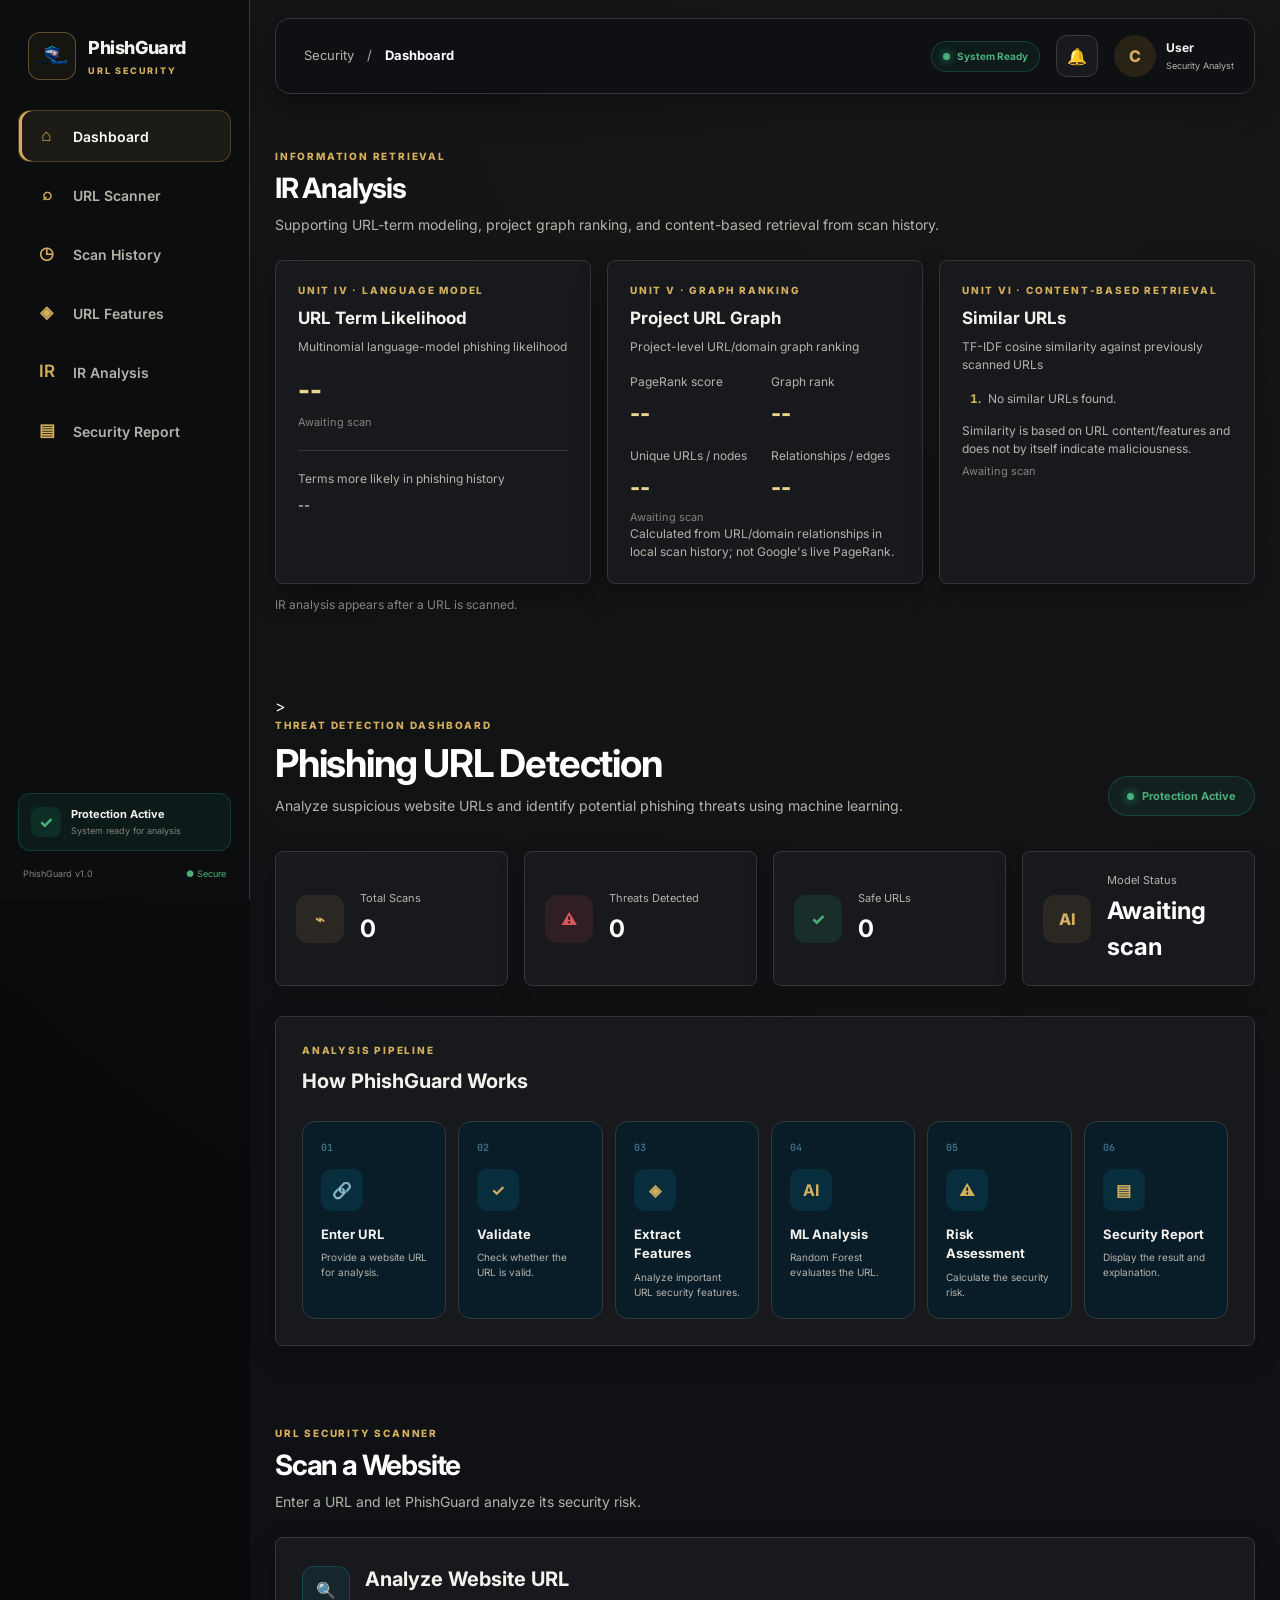
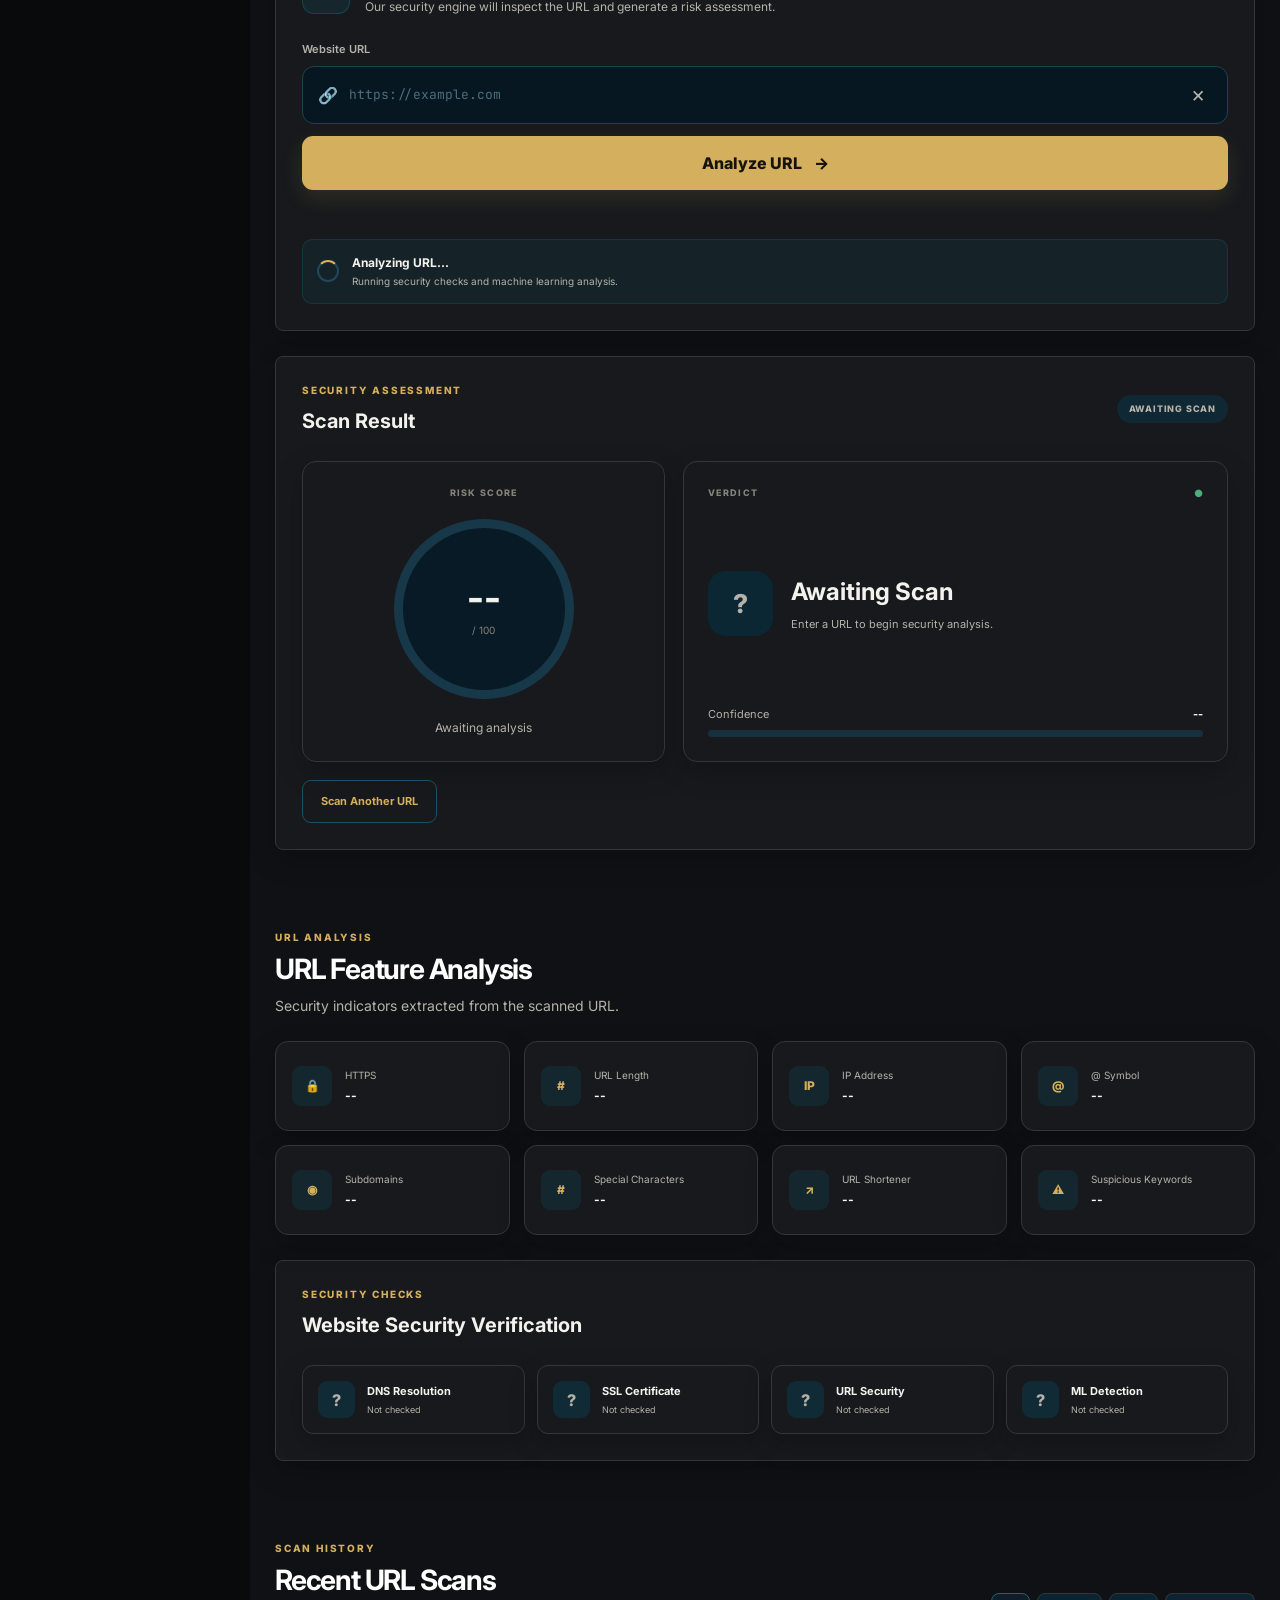
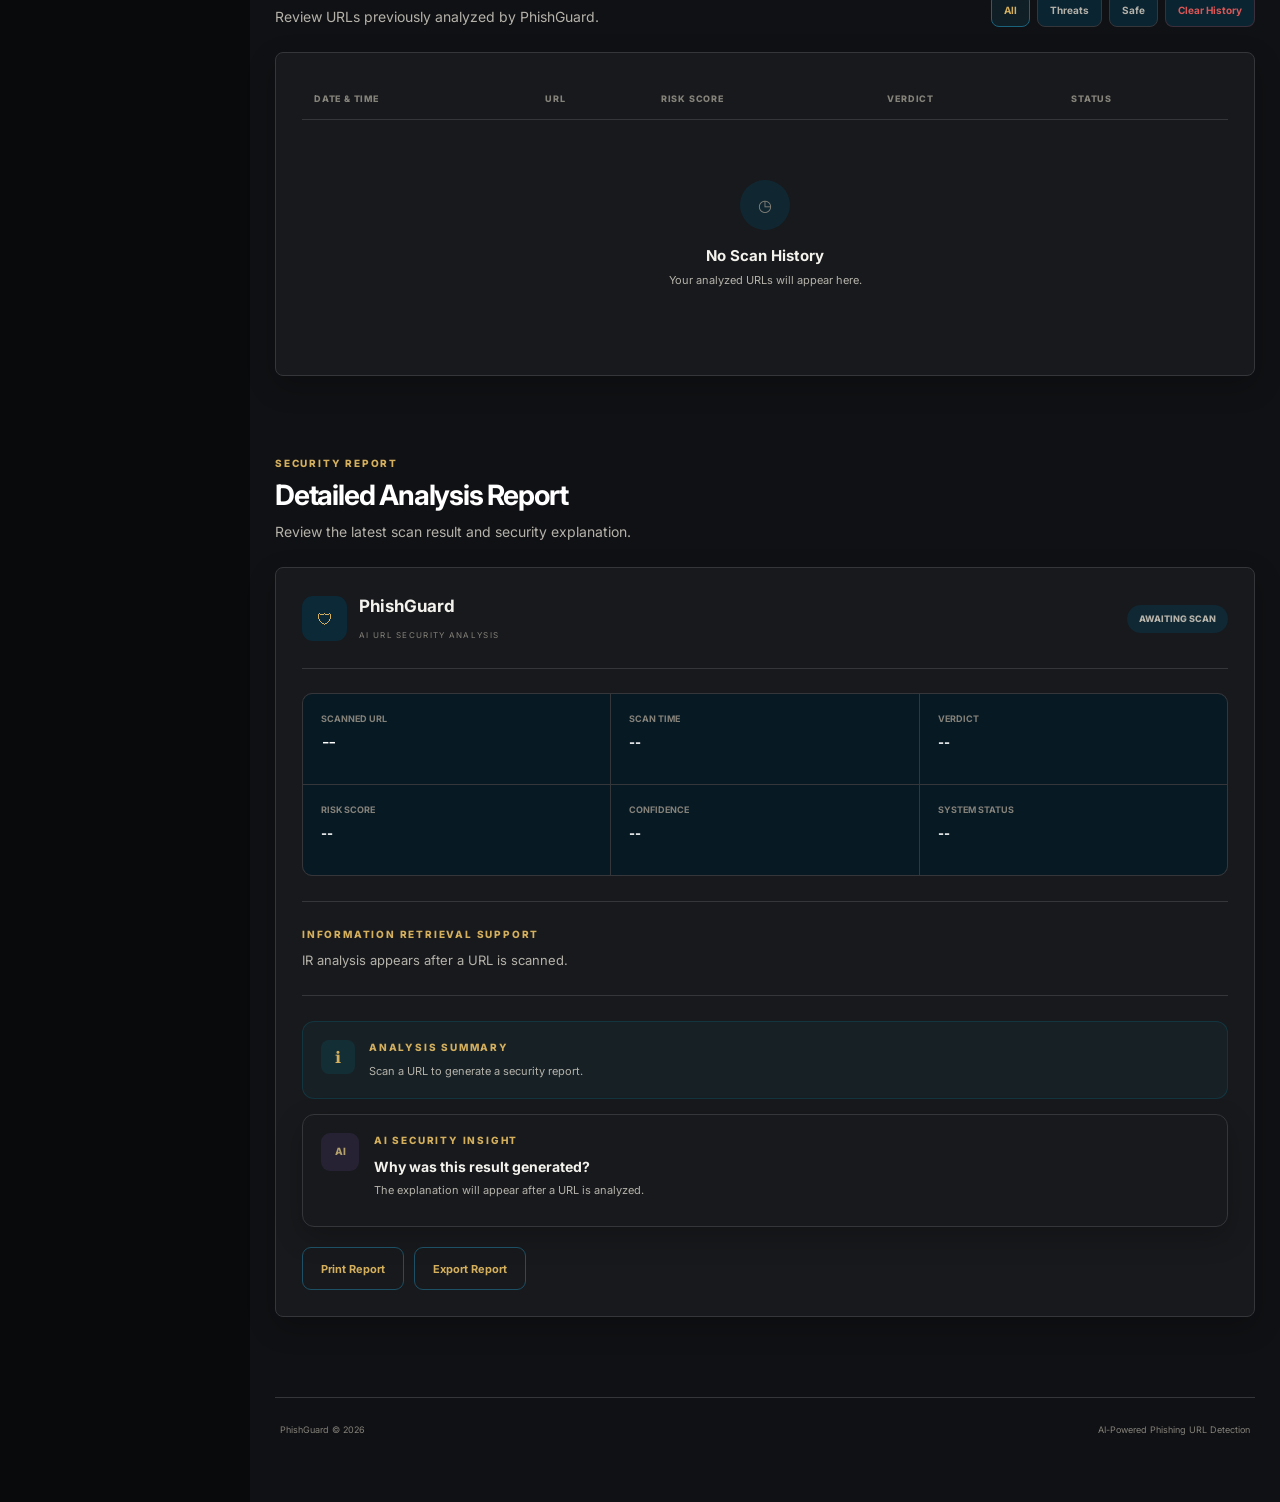
<file: Frontend/index.html>
<!DOCTYPE html>
<html lang="en">
<head>
    <meta charset="UTF-8">

    <meta
        name="viewport"
        content="width=device-width, initial-scale=1.0"
    >

    <title>PhishGuard | Phishing URL Detection</title>

    <meta
        name="description"
        content="PhishGuard AI-powered phishing URL detection and security analysis dashboard."
    >

    <link rel="stylesheet" href="style.css?v=ir-theme-2">

    <link
        rel="preconnect"
        href="https://fonts.googleapis.com"
    >

    <link
        rel="preconnect"
        href="https://fonts.gstatic.com"
        crossorigin
    >

    <link
        href="https://fonts.googleapis.com/css2?family=Inter:wght@400;500;600;700;800&family=JetBrains+Mono:wght@400;500;600&display=swap"
        rel="stylesheet"
    >
</head>

<body>

<div class="app">

    <!-- =====================================================
         SIDEBAR
    ====================================================== -->

    <aside class="sidebar">

        <div class="sidebar-inner">

            <!-- BRAND -->
            <div class="brand">

                <div class="brand-logo">
                    <img
                        src="assets/phishguard-logo.png"
                        alt="PhishGuard Logo"
                    >
                </div>

                <div class="brand-text">
                    <h1>PhishGuard</h1>
                    <span>URL SECURITY</span>
                </div>

            </div>


            <!-- NAVIGATION -->
            <nav class="navigation" aria-label="Main navigation">

                <a
                    href="#dashboard"
                    class="nav-item active"
                    data-section="dashboard"
                >
                    <span class="nav-icon">⌂</span>
                    <span class="nav-label">Dashboard</span>
                </a>


                <a
                    href="#scanner"
                    class="nav-item"
                    data-section="scanner"
                >
                    <span class="nav-icon">⌕</span>
                    <span class="nav-label">URL Scanner</span>
                </a>


                <a
                    href="#history"
                    class="nav-item"
                    data-section="history"
                >
                    <span class="nav-icon">◷</span>
                    <span class="nav-label">Scan History</span>
                </a>


                <a
                    href="#features"
                    class="nav-item"
                    data-section="features"
                >
                    <span class="nav-icon">◈</span>
                    <span class="nav-label">URL Features</span>
                </a>


                <a
                    href="#ir-analysis"
                    class="nav-item"
                    data-section="ir-analysis"
                >
                    <span class="nav-icon">IR</span>
                    <span class="nav-label">IR Analysis</span>
                </a>


                <a
                    href="#report"
                    class="nav-item"
                    data-section="report"
                >
                    <span class="nav-icon">▤</span>
                    <span class="nav-label">Security Report</span>
                </a>

            </nav>


            <!-- SIDEBAR STATUS -->
            <div class="sidebar-bottom">

                <div class="protection-card">

                    <div class="protection-icon">
                        ✓
                    </div>

                    <div>
                        <strong>Protection Active</strong>
                        <span>System ready for analysis</span>
                    </div>

                </div>


                <div class="sidebar-footer">

                    <span>PhishGuard v1.0</span>

                    <span class="secure-status">
                        ● Secure
                    </span>

                </div>

            </div>

        </div>

    </aside>



    <!-- =====================================================
         MAIN CONTENT
    ====================================================== -->

    <main class="main-content">


        <!-- =================================================
             TOP BAR
        ================================================== -->

        <header class="topbar">

            <div class="mobile-brand">
                <strong>PhishGuard</strong>
            </div>


            <div class="breadcrumb">

                <span>Security</span>

                <span>/</span>

                <strong id="breadcrumbCurrent">
                    Dashboard
                </strong>

            </div>


            <div class="topbar-right">

                <div class="system-status">

                    <span class="status-dot"></span>

                    <span>System Ready</span>

                </div>


                <button
                    type="button"
                    class="notification-btn"
                    title="Notifications"
                >
                    🔔
                </button>


                <div class="profile">

                    <div class="profile-avatar">
                        C
                    </div>

                    <div class="profile-info">

                        <strong>User</strong>

                        <span>Security Analyst</span>

                    </div>

                </div>

            </div>

        </header>



        <!-- =================================================
             PAGE CONTENT
        ================================================== -->

        <div class="page-content">


            <!-- =================================================
                 DASHBOARD
            ================================================== -->

            <section
                id="dashboard"
                class="page-section dashboard-section"

            <!-- =================================================
                 INFORMATION RETRIEVAL ANALYSIS
            ================================================== -->

            <section
                id="ir-analysis"
                class="page-section"
                aria-labelledby="irHeading"
            >

                <div class="section-title">

                    <span class="section-label">INFORMATION RETRIEVAL</span>

                    <h2 id="irHeading">IR Analysis</h2>

                    <p>Supporting URL-term modeling, project graph ranking, and content-based retrieval from scan history.</p>

                </div>

                <div class="ir-analysis-grid">

                    <article class="ir-analysis-card">
                        <span class="section-label">UNIT IV · LANGUAGE MODEL</span>
                        <h3>URL Term Likelihood</h3>
                        <p class="ir-card-caption">Multinomial language-model phishing likelihood</p>
                        <strong id="irLanguageScore" class="ir-metric">--</strong>
                        <span id="irLanguageStatus" class="ir-substatus">Awaiting scan</span>
                        <div class="ir-terms-block">
                            <span>Terms more likely in phishing history</span>
                            <p id="irSuspiciousTerms">--</p>
                        </div>
                    </article>

                    <article class="ir-analysis-card">
                        <span class="section-label">UNIT V · GRAPH RANKING</span>
                        <h3>Project URL Graph</h3>
                        <p class="ir-card-caption">Project-level URL/domain graph ranking</p>
                        <div class="ir-rank-values">
                            <div>
                                <span>PageRank score</span>
                                <strong id="irPageRankScore" class="ir-metric">--</strong>
                            </div>
                            <div>
                                <span>Graph rank</span>
                                <strong id="irPageRankRank" class="ir-metric">--</strong>
                            </div>
                            <div>
                                <span>Unique URLs / nodes</span>
                                <strong id="irGraphNodes" class="ir-metric">--</strong>
                            </div>
                            <div>
                                <span>Relationships / edges</span>
                                <strong id="irGraphEdges" class="ir-metric">--</strong>
                            </div>
                        </div>
                        <span id="irPageRankStatus" class="ir-substatus">Awaiting scan</span>
                        <p id="irGraphDetails" class="ir-card-caption">Calculated from URL/domain relationships in local scan history; not Google's live PageRank.</p>
                    </article>

                    <article class="ir-analysis-card ir-recommendations-card">
                        <span class="section-label">UNIT VI · CONTENT-BASED RETRIEVAL</span>
                        <h3>Similar URLs</h3>
                        <p class="ir-card-caption">TF-IDF cosine similarity against previously scanned URLs</p>
                        <ol id="irRecommendations" class="ir-recommendation-list">
                            <li>No similar URLs found.</li>
                        </ol>
                        <p class="ir-card-caption ir-similarity-note">Similarity is based on URL content/features and does not by itself indicate maliciousness.</p>
                        <span id="irRecommendationStatus" class="ir-substatus">Awaiting scan</span>
                    </article>

                </div>

                <p id="irOverallStatus" class="ir-overall-status" aria-live="polite">IR analysis appears after a URL is scanned.</p>

            </section>


            >

                <div class="page-header">

                    <div>

                        <span class="section-label">
                            THREAT DETECTION DASHBOARD
                        </span>

                        <h2>
                            Phishing URL Detection
                        </h2>

                        <p>
                            Analyze suspicious website URLs and
                            identify potential phishing threats
                            using machine learning.
                        </p>

                    </div>

                    <div class="dashboard-status">

                        <span class="status-dot"></span>

                        <span>Protection Active</span>

                    </div>

                </div>


                <!-- STATISTICS -->

                <div class="stats-grid">

                    <div class="stat-card">

                        <div class="stat-icon blue">
                            ⌁
                        </div>

                        <div class="stat-content">

                            <span>Total Scans</span>

                            <strong id="totalScans">
                                0
                            </strong>

                        </div>

                    </div>


                    <div class="stat-card">

                        <div class="stat-icon red">
                            ⚠
                        </div>

                        <div class="stat-content">

                            <span>Threats Detected</span>

                            <strong id="threatsDetected">
                                0
                            </strong>

                        </div>

                    </div>


                    <div class="stat-card">

                        <div class="stat-icon green">
                            ✓
                        </div>

                        <div class="stat-content">

                            <span>Safe URLs</span>

                            <strong id="safeUrls">
                                0
                            </strong>

                        </div>

                    </div>


                    <div class="stat-card">

                        <div class="stat-icon purple">
                            AI
                        </div>

                        <div class="stat-content">

                            <span>Model Status</span>

                            <strong id="modelStatus">
                                Awaiting scan
                            </strong>

                        </div>

                    </div>

                </div>


                <!-- HOW IT WORKS -->

                <div class="content-card workflow-card">

                    <div class="card-heading">

                        <div>
                            <span class="section-label">
                                ANALYSIS PIPELINE
                            </span>

                            <h3>
                                How PhishGuard Works
                            </h3>
                        </div>

                    </div>


                    <div class="workflow-grid">

                        <div class="workflow-step">

                            <div class="step-number">01</div>

                            <div class="step-icon">🔗</div>

                            <h4>
                                Enter URL
                            </h4>

                            <p>
                                Provide a website URL for analysis.
                            </p>

                        </div>


                        <div class="workflow-step">

                            <div class="step-number">02</div>

                            <div class="step-icon">✓</div>

                            <h4>
                                Validate
                            </h4>

                            <p>
                                Check whether the URL is valid.
                            </p>

                        </div>


                        <div class="workflow-step">

                            <div class="step-number">03</div>

                            <div class="step-icon">◈</div>

                            <h4>
                                Extract Features
                            </h4>

                            <p>
                                Analyze important URL security features.
                            </p>

                        </div>


                        <div class="workflow-step">

                            <div class="step-number">04</div>

                            <div class="step-icon">AI</div>

                            <h4>
                                ML Analysis
                            </h4>

                            <p>
                                Random Forest evaluates the URL.
                            </p>

                        </div>


                        <div class="workflow-step">

                            <div class="step-number">05</div>

                            <div class="step-icon">⚠</div>

                            <h4>
                                Risk Assessment
                            </h4>

                            <p>
                                Calculate the security risk.
                            </p>

                        </div>


                        <div class="workflow-step">

                            <div class="step-number">06</div>

                            <div class="step-icon">▤</div>

                            <h4>
                                Security Report
                            </h4>

                            <p>
                                Display the result and explanation.
                            </p>

                        </div>

                    </div>

                </div>

            </section>



            <!-- =================================================
                 URL SCANNER
            ================================================== -->

            <section
                id="scanner"
                class="page-section"
            >

                <div class="section-title">

                    <span class="section-label">
                        URL SECURITY SCANNER
                    </span>

                    <h2>
                        Scan a Website
                    </h2>

                    <p>
                        Enter a URL and let PhishGuard analyze
                        its security risk.
                    </p>

                </div>


                <div class="content-card scanner-card">

                    <div class="scanner-heading">

                        <div class="scanner-icon">
                            🔍
                        </div>

                        <div>

                            <h3>
                                Analyze Website URL
                            </h3>

                            <p>
                                Our security engine will inspect
                                the URL and generate a risk assessment.
                            </p>

                        </div>

                    </div>


                    <div class="url-input-area">

                        <label for="urlInput">
                            Website URL
                        </label>

                        <div class="url-input-wrapper">

                            <span class="url-input-icon">
                                🔗
                            </span>

                            <input
                                type="text"
                                id="urlInput"
                                name="url"
                                placeholder="https://example.com"
                                autocomplete="off"
                                spellcheck="false"
                            >

                            <button
                                type="button"
                                id="clearInput"
                                class="clear-input"
                                title="Clear URL"
                            >
                                ×
                            </button>

                        </div>


                        <button
                            type="button"
                            id="analyzeBtn"
                            class="analyze-btn"
                        >

                            <span class="analyze-btn-text">
                                Analyze URL
                            </span>

                            <span class="analyze-btn-icon">
                                →
                            </span>

                        </button>

                    </div>


                    <!-- MESSAGE -->

                    <div
                        id="scannerMessage"
                        class="scanner-message"
                        aria-live="polite"
                    ></div>


                    <!-- LOADING -->

                    <div
                        id="scanLoading"
                        class="scan-loading"
                        hidden
                    >

                        <div class="loading-spinner"></div>

                        <div>

                            <strong>
                                Analyzing URL...
                            </strong>

                            <span>
                                Running security checks and machine learning analysis.
                            </span>

                        </div>

                    </div>

                </div>


                <!-- SCAN RESULT -->

                <div
                    id="scanResult"
                    class="content-card result-card"
                >

                    <div class="result-header">

                        <div>

                            <span class="section-label">
                                SECURITY ASSESSMENT
                            </span>

                            <h3>
                                Scan Result
                            </h3>

                        </div>

                        <span
                            id="resultStatus"
                            class="result-status awaiting"
                        >
                            AWAITING SCAN
                        </span>

                    </div>


                    <div class="assessment-grid">


                        <!-- RISK SCORE -->

                        <div class="risk-card">

                            <span class="card-label">
                                RISK SCORE
                            </span>

                            <div class="risk-gauge">

                                <div
                                    id="riskGauge"
                                    class="risk-gauge-circle"
                                >

                                    <div class="gauge-content">

                                        <strong id="riskScore">
                                            --
                                        </strong>

                                        <span>
                                            / 100
                                        </span>

                                    </div>

                                </div>

                            </div>

                            <span
                                id="riskLevel"
                                class="risk-level"
                            >
                                Awaiting analysis
                            </span>

                        </div>


                        <!-- VERDICT -->

                        <div class="verdict-card">

                            <div class="card-top">

                                <span class="card-label">
                                    VERDICT
                                </span>

                                <span
                                    id="verdictIndicator"
                                    class="live-indicator"
                                >
                                    ●
                                </span>

                            </div>


                            <div class="verdict-content">

                                <div
                                    id="verdictIcon"
                                    class="verdict-icon"
                                >
                                    ?
                                </div>

                                <div>

                                    <strong id="verdictText">
                                        Awaiting Scan
                                    </strong>

                                    <span id="verdictDescription">
                                        Enter a URL to begin security analysis.
                                    </span>

                                </div>

                            </div>


                            <div class="confidence-section">

                                <div class="confidence-header">

                                    <span>
                                        Confidence
                                    </span>

                                    <strong id="confidenceValue">
                                        --
                                    </strong>

                                </div>

                                <div class="progress-bar">

                                    <div
                                        id="confidenceFill"
                                        class="progress-fill"
                                        style="width: 0%"
                                    ></div>

                                </div>

                            </div>

                        </div>

                    </div>


                    <button
                        type="button"
                        id="scanAgainBtn"
                        class="secondary-btn"
                    >
                        Scan Another URL
                    </button>

                </div>

            </section>



            <!-- =================================================
                 URL FEATURES
            ================================================== -->

            <section
                id="features"
                class="page-section"
            >

                <div class="section-title">

                    <span class="section-label">
                        URL ANALYSIS
                    </span>

                    <h2>
                        URL Feature Analysis
                    </h2>

                    <p>
                        Security indicators extracted from the scanned URL.
                    </p>

                </div>


                <div class="features-grid">


                    <div class="feature-card">

                        <div class="feature-icon">
                            🔒
                        </div>

                        <div class="feature-content">

                            <span>
                                HTTPS
                            </span>

                            <strong id="featureHttpsStatus">
                                --
                            </strong>

                        </div>

                    </div>


                    <div class="feature-card">

                        <div class="feature-icon">
                            #
                        </div>

                        <div class="feature-content">

                            <span>
                                URL Length
                            </span>

                            <strong id="featureLengthStatus">
                                --
                            </strong>

                        </div>

                    </div>


                    <div class="feature-card">

                        <div class="feature-icon">
                            IP
                        </div>

                        <div class="feature-content">

                            <span>
                                IP Address
                            </span>

                            <strong id="featureIPStatus">
                                --
                            </strong>

                        </div>

                    </div>


                    <div class="feature-card">

                        <div class="feature-icon">
                            @
                        </div>

                        <div class="feature-content">

                            <span>
                                @ Symbol
                            </span>

                            <strong id="featureAtStatus">
                                --
                            </strong>

                        </div>

                    </div>


                    <div class="feature-card">

                        <div class="feature-icon">
                            ◉
                        </div>

                        <div class="feature-content">

                            <span>
                                Subdomains
                            </span>

                            <strong id="featureSubdomainStatus">
                                --
                            </strong>

                        </div>

                    </div>


                    <div class="feature-card">

                        <div class="feature-icon">
                            #
                        </div>

                        <div class="feature-content">

                            <span>
                                Special Characters
                            </span>

                            <strong id="featureSpecialStatus">
                                --
                            </strong>

                        </div>

                    </div>


                    <div class="feature-card">

                        <div class="feature-icon">
                            ↗
                        </div>

                        <div class="feature-content">

                            <span>
                                URL Shortener
                            </span>

                            <strong id="featureShortenerStatus">
                                --
                            </strong>

                        </div>

                    </div>


                    <div class="feature-card">

                        <div class="feature-icon">
                            ⚠
                        </div>

                        <div class="feature-content">

                            <span>
                                Suspicious Keywords
                            </span>

                            <strong id="featureKeywordsStatus">
                                --
                            </strong>

                        </div>

                    </div>

                </div>


                <!-- SECURITY CHECKS -->

                <div class="content-card security-checks-card">

                    <div class="card-heading">

                        <div>

                            <span class="section-label">
                                SECURITY CHECKS
                            </span>

                            <h3>
                                Website Security Verification
                            </h3>

                        </div>

                    </div>


                    <div class="security-checks-grid">


                        <div class="security-check-card">

                            <div
                                id="dnsCheckIcon"
                                class="security-check-icon"
                            >
                                ?
                            </div>

                            <div class="security-check-content">

                                <strong>
                                    DNS Resolution
                                </strong>

                                <span id="dnsCheckStatus">
                                    Not checked
                                </span>

                            </div>

                        </div>


                        <div class="security-check-card">

                            <div
                                id="sslCheckIcon"
                                class="security-check-icon"
                            >
                                ?
                            </div>

                            <div class="security-check-content">

                                <strong>
                                    SSL Certificate
                                </strong>

                                <span id="sslCheckStatus">
                                    Not checked
                                </span>

                            </div>

                        </div>


                        <div class="security-check-card">

                            <div
                                id="urlCheckIcon"
                                class="security-check-icon"
                            >
                                ?
                            </div>

                            <div class="security-check-content">

                                <strong>
                                    URL Security
                                </strong>

                                <span id="urlCheckStatus">
                                    Not checked
                                </span>

                            </div>

                        </div>


                        <div class="security-check-card">

                            <div
                                id="mlCheckIcon"
                                class="security-check-icon"
                            >
                                ?
                            </div>

                            <div class="security-check-content">

                                <strong>
                                    ML Detection
                                </strong>

                                <span id="mlCheckStatus">
                                    Not checked
                                </span>

                            </div>

                        </div>

                    </div>

                </div>

            </section>



            <!-- =================================================
                 HISTORY
            ================================================== -->

            <section
                id="history"
                class="page-section"
            >

                <div class="section-title history-heading">

                    <div>

                        <span class="section-label">
                            SCAN HISTORY
                        </span>

                        <h2>
                            Recent URL Scans
                        </h2>

                        <p>
                            Review URLs previously analyzed by PhishGuard.
                        </p>

                    </div>


                    <div class="history-actions">

                        <button
                            type="button"
                            id="historyAllBtn"
                            class="filter-btn active"
                            data-filter="all"
                        >
                            All
                        </button>

                        <button
                            type="button"
                            id="historyThreatBtn"
                            class="filter-btn"
                            data-filter="threat"
                        >
                            Threats
                        </button>

                        <button
                            type="button"
                            id="historySafeBtn"
                            class="filter-btn"
                            data-filter="safe"
                        >
                            Safe
                        </button>

                        <button
                            type="button"
                            id="clearHistoryBtn"
                            class="clear-history-btn"
                        >
                            Clear History
                        </button>

                    </div>

                </div>


                <div class="content-card history-card">

                    <div class="history-table-container">

                        <table class="history-table">

                            <thead>

                                <tr>

                                    <th>
                                        Date & Time
                                    </th>

                                    <th>
                                        URL
                                    </th>

                                    <th>
                                        Risk Score
                                    </th>

                                    <th>
                                        Verdict
                                    </th>

                                    <th>
                                        Status
                                    </th>

                                </tr>

                            </thead>


                            <tbody id="historyTableBody">

                                <!-- JavaScript inserts history rows here -->

                            </tbody>

                        </table>


                        <div
                            id="emptyHistory"
                            class="empty-history"
                        >

                            <div class="empty-history-icon">
                                ◷
                            </div>

                            <h3>
                                No Scan History
                            </h3>

                            <p>
                                Your analyzed URLs will appear here.
                            </p>

                        </div>

                    </div>

                </div>

            </section>



            <!-- =================================================
                 SECURITY REPORT
            ================================================== -->

            <section
                id="report"
                class="page-section"
            >

                <div class="section-title">

                    <span class="section-label">
                        SECURITY REPORT
                    </span>

                    <h2>
                        Detailed Analysis Report
                    </h2>

                    <p>
                        Review the latest scan result and security explanation.
                    </p>

                </div>


                <div class="content-card report-card">


                    <div class="report-header">

                        <div class="report-brand">

                            <div class="report-logo">
                                🛡
                            </div>

                            <div>

                                <h3>
                                    PhishGuard
                                </h3>

                                <span>
                                    AI URL SECURITY ANALYSIS
                                </span>

                            </div>

                        </div>


                        <div
                            id="reportBadge"
                            class="report-badge"
                        >
                            AWAITING SCAN
                        </div>

                    </div>


                    <div class="report-grid">


                        <div class="report-item">

                            <span>
                                Scanned URL
                            </span>

                            <strong
                                id="reportUrl"
                                class="mono"
                            >
                                --
                            </strong>

                        </div>


                        <div class="report-item">

                            <span>
                                Scan Time
                            </span>

                            <strong id="reportTime">
                                --
                            </strong>

                        </div>


                        <div class="report-item">

                            <span>
                                Verdict
                            </span>

                            <strong id="reportVerdict">
                                --
                            </strong>

                        </div>


                        <div class="report-item">

                            <span>
                                Risk Score
                            </span>

                            <strong id="reportRiskScore">
                                --
                            </strong>

                        </div>


                        <div class="report-item">

                            <span>
                                Confidence
                            </span>

                            <strong id="reportConfidence">
                                --
                            </strong>

                        </div>


                        <div class="report-item">

                            <span>
                                System Status
                            </span>

                            <strong id="reportStatus">
                                --
                            </strong>

                        </div>

                    </div>


                    <div class="report-divider"></div>


                    <!-- REPORT SUMMARY -->

                    <div class="report-ir-summary">

                        <span class="section-label">
                            INFORMATION RETRIEVAL SUPPORT
                        </span>

                        <p id="reportIRSummary">
                            IR analysis appears after a URL is scanned.
                        </p>

                    </div>

                    <div class="report-divider"></div>

                    <div class="report-explanation">

                        <div class="report-explanation-icon">
                            ℹ
                        </div>

                        <div>

                            <span class="section-label">
                                ANALYSIS SUMMARY
                            </span>

                            <p id="reportSummary">
                                Scan a URL to generate a security report.
                            </p>

                        </div>

                    </div>


                    <!-- AI EXPLANATION -->

                    <div class="explanation-section">

                        <div class="explanation-card">

                            <div class="explanation-icon">
                                AI
                            </div>

                            <div class="explanation-content">

                                <span class="section-label">
                                    AI SECURITY INSIGHT
                                </span>

                                <h4>
                                    Why was this result generated?
                                </h4>

                                <p id="aiExplanation">
                                    The explanation will appear after a URL
                                    is analyzed.
                                </p>


                                <ul
                                    id="reasonList"
                                    class="reason-list"
                                >
                                </ul>

                            </div>

                        </div>

                    </div>


                    <!-- REPORT ACTIONS -->

                    <div class="report-actions">

                        <button
                            type="button"
                            id="printReportBtn"
                            class="secondary-btn"
                        >
                            Print Report
                        </button>


                        <button
                            type="button"
                            id="exportReportBtn"
                            class="secondary-btn"
                        >
                            Export Report
                        </button>

                    </div>

                </div>

            </section>



            <!-- =================================================
                 FOOTER
            ================================================== -->

            <footer class="footer">

                <span>
                    PhishGuard © 2026
                </span>

                <span>
                    AI-Powered Phishing URL Detection
                </span>

            </footer>

        </div>

    </main>

</div>


<!-- =========================================================
     JAVASCRIPT
========================================================= -->

<script src="api-config.js?v=deploy-1"></script>
<script src="script.js?v=deploy-1"></script>

</body>
</html>
</file>
<file: Frontend/style.css>
/* =========================================================
   PHISHGUARD - COMPLETE FRONTEND STYLESHEET
   ========================================================= */

:root {
    --bg: #090a0c;
    --bg-main: #101114;
    --bg-card: #17191c;
    --bg-card-hover: #202226;
    --sidebar: #0c0d0f;
    --border: #34363a;

    --cyan: #d4af5d;
    --cyan-light: #eed58f;
    --blue: #b89042;

    --green: #4caf7b;
    --red: #d95757;
    --yellow: #d9ab4c;
    --purple: #b3a06b;

    --text: #f4f2ed;
    --text-secondary: #b5b2aa;
    --text-muted: #85827a;

    --sidebar-width: 250px;

    --radius: 8px;
    --radius-small: 6px;

    --shadow: 0 12px 32px rgba(0, 0, 0, 0.3);
}


/* =========================================================
   RESET
   ========================================================= */

* {
    box-sizing: border-box;
    margin: 0;
    padding: 0;
}

html {
    scroll-behavior: smooth;
    scroll-padding-top: 90px;
}

body {
    min-height: 100vh;
    background: var(--bg);
    color: var(--text);
    font-family: "Inter", sans-serif;
    line-height: 1.5;
    overflow-x: hidden;
}

img {
    display: block;
    max-width: 100%;
}

button,
input {
    font: inherit;
}

button {
    cursor: pointer;
}

a {
    color: inherit;
    text-decoration: none;
}


/* =========================================================
   APP
   ========================================================= */

.app {
    display: flex;
    min-height: 100vh;
    width: 100%;
    background:
        radial-gradient(
            circle at 75% 0%,
            rgba(0, 207, 255, 0.07),
            transparent 30%
        ),
        var(--bg);
}


/* =========================================================
   SIDEBAR
   ========================================================= */

.sidebar {
    position: fixed;
    left: 0;
    top: 0;
    bottom: 0;

    width: var(--sidebar-width);

    background: var(--sidebar);

    border-right: 1px solid var(--border);

    z-index: 100;

    overflow: hidden;
}

.sidebar-inner {
    height: 100%;

    display: flex;
    flex-direction: column;

    padding: 28px 18px 20px;

    overflow-y: auto;
    overflow-x: hidden;
}


/* custom sidebar scrollbar */

.sidebar-inner::-webkit-scrollbar {
    width: 5px;
}

.sidebar-inner::-webkit-scrollbar-track {
    background: transparent;
}

.sidebar-inner::-webkit-scrollbar-thumb {
    background: #173b4d;
    border-radius: 10px;
}


/* =========================================================
   BRAND
   ========================================================= */

.brand {
    display: flex;
    align-items: center;
    gap: 12px;

    padding: 4px 10px 30px;
}

.brand-logo {
    width: 48px;
    height: 48px;

    display: flex;
    align-items: center;
    justify-content: center;

    flex-shrink: 0;

    background: #0b2635;

    border: 1px solid #1a4b62;

    border-radius: 12px;

    overflow: hidden;
}

.brand-logo img,
.phishguard-logo {
    width: 34px !important;
    height: 34px !important;

    max-width: 34px !important;
    max-height: 34px !important;

    object-fit: contain;

    position: static !important;
}

.brand-text h1 {
    font-size: 18px;
    font-weight: 800;
    letter-spacing: -0.4px;
}

.brand-text span {
    display: block;

    margin-top: 3px;

    color: var(--cyan);

    font-size: 9px;
    font-weight: 800;

    letter-spacing: 1.8px;
}


/* =========================================================
   NAVIGATION
   ========================================================= */

.navigation {
    display: flex;
    flex-direction: column;

    gap: 7px;

    width: 100%;
}

.nav-item {
    display: flex;
    align-items: center;

    gap: 13px;

    width: 100%;
    min-height: 52px;

    padding: 0 14px;

    border: 1px solid transparent;
    border-radius: 12px;

    color: var(--text-secondary);

    font-size: 14px;
    font-weight: 600;

    transition:
        background 0.2s ease,
        color 0.2s ease,
        border-color 0.2s ease,
        transform 0.2s ease;
}

.nav-item:hover {
    color: var(--text);
    background: #0b2635;
    border-color: #174357;
}

.nav-item.active {
    color: white;

    background:
        linear-gradient(
            90deg,
            rgba(0, 207, 255, 0.17),
            rgba(0, 207, 255, 0.06)
        );

    border-color: #1a5269;

    box-shadow:
        inset 3px 0 0 var(--cyan);
}

.nav-icon {
    width: 27px;
    height: 27px;

    display: flex;
    align-items: center;
    justify-content: center;

    color: var(--cyan);

    font-size: 17px;

    flex-shrink: 0;
}

.nav-label {
    white-space: nowrap;
}


/* =========================================================
   SIDEBAR BOTTOM
   ========================================================= */

.sidebar-bottom {
    margin-top: auto;

    padding-top: 30px;
}

.protection-card {
    display: flex;
    align-items: center;

    gap: 10px;

    padding: 12px;

    border-radius: 12px;

    background: rgba(20, 214, 163, 0.07);

    border: 1px solid rgba(20, 214, 163, 0.18);
}

.protection-icon {
    width: 30px;
    height: 30px;

    display: flex;
    align-items: center;
    justify-content: center;

    flex-shrink: 0;

    color: var(--green);

    background: rgba(20, 214, 163, 0.1);

    border-radius: 8px;

    font-weight: 800;
}

.protection-card strong {
    display: block;

    font-size: 11px;
}

.protection-card span {
    display: block;

    margin-top: 2px;

    color: var(--text-muted);

    font-size: 9px;
}

.sidebar-footer {
    display: flex;
    justify-content: space-between;

    margin-top: 16px;

    padding: 0 5px;

    color: var(--text-muted);

    font-size: 9px;
}

.secure-status {
    color: var(--green) !important;
}


/* =========================================================
   MAIN CONTENT
   ========================================================= */

.main-content {
    width: calc(100% - var(--sidebar-width));

    min-height: 100vh;

    margin-left: var(--sidebar-width);

    background:
        radial-gradient(
            circle at 70% 0%,
            rgba(0, 207, 255, 0.055),
            transparent 28%
        ),
        var(--bg-main);
}


/* =========================================================
   TOPBAR
   ========================================================= */

.topbar {
    position: sticky;
    top: 18px;

    z-index: 50;

    width: calc(100% - 50px);

    min-height: 76px;

    margin: 18px 25px 0;

    padding: 0 20px 0 28px;

    display: flex;
    align-items: center;
    justify-content: space-between;

    background: rgba(7, 26, 37, 0.93);

    border: 1px solid var(--border);

    border-radius: 15px;

    backdrop-filter: blur(15px);

    box-shadow: var(--shadow);
}

.breadcrumb {
    display: flex;
    align-items: center;
    gap: 13px;

    color: var(--text-secondary);

    font-size: 13px;
}

.breadcrumb strong {
    color: white;
}

.topbar-right {
    display: flex;
    align-items: center;
    gap: 16px;
}

.system-status {
    display: flex;
    align-items: center;
    gap: 7px;

    padding: 7px 11px;

    color: var(--green);

    border: 1px solid rgba(32, 214, 163, 0.2);

    background: rgba(32, 214, 163, 0.05);

    border-radius: 20px;

    font-size: 10px;
    font-weight: 700;
}

.status-dot {
    width: 7px;
    height: 7px;

    border-radius: 50%;

    background: var(--green);

    box-shadow: 0 0 10px rgba(32, 214, 163, 0.8);
}

.notification-btn {
    width: 42px;
    height: 42px;

    display: flex;
    align-items: center;
    justify-content: center;

    color: white;

    background: #0b2635;

    border: 1px solid #1a465a;

    border-radius: 11px;
}

.profile {
    display: flex;
    align-items: center;

    gap: 10px;
}

.profile-avatar {
    width: 42px;
    height: 42px;

    display: flex;
    align-items: center;
    justify-content: center;

    color: var(--cyan);

    background: #0b3044;

    border-radius: 50%;

    font-weight: 800;
}

.profile-info strong {
    display: block;

    font-size: 12px;
}

.profile-info span {
    display: block;

    margin-top: 2px;

    color: var(--text-secondary);

    font-size: 9px;
}

.mobile-brand {
    display: none;
}


/* =========================================================
   PAGE CONTENT
   ========================================================= */

.page-content {
    width: 100%;
    max-width: 1450px;

    margin: 0 auto;

    padding: 55px 25px 40px;
}

.page-section {
    scroll-margin-top: 105px;

    margin-bottom: 80px;
}

.page-header {
    display: flex;
    align-items: flex-end;
    justify-content: space-between;

    gap: 30px;

    margin-bottom: 35px;
}

.section-label {
    display: block;

    margin-bottom: 8px;

    color: var(--cyan);

    font-size: 10px;
    font-weight: 800;

    letter-spacing: 1.8px;
}

.page-header h2,
.section-title h2 {
    margin-bottom: 10px;

    color: white;

    font-size: clamp(28px, 3vw, 42px);

    line-height: 1.15;

    letter-spacing: -1.2px;
}

.page-header p,
.section-title p {
    max-width: 700px;

    color: var(--text-secondary);

    font-size: 14px;
}

.dashboard-status {
    display: flex;
    align-items: center;
    gap: 8px;

    padding: 11px 18px;

    color: var(--green);

    background: rgba(32, 214, 163, 0.07);

    border: 1px solid rgba(32, 214, 163, 0.2);

    border-radius: 25px;

    font-size: 11px;
    font-weight: 700;

    white-space: nowrap;
}


/* =========================================================
   STATS
   ========================================================= */

.stats-grid {
    display: grid;

    grid-template-columns: repeat(4, 1fr);

    gap: 16px;

    margin-bottom: 30px;
}

.stat-card {
    min-height: 120px;

    display: flex;
    align-items: center;

    gap: 16px;

    padding: 20px;

    background: var(--bg-card);

    border: 1px solid var(--border);

    border-radius: var(--radius);

    box-shadow: var(--shadow);

    transition:
        transform 0.2s ease,
        border-color 0.2s ease;
}

.stat-card:hover {
    transform: translateY(-3px);
    border-color: #20546a;
}

.stat-icon {
    width: 48px;
    height: 48px;

    display: flex;
    align-items: center;
    justify-content: center;

    flex-shrink: 0;

    border-radius: 12px;

    font-weight: 800;
    font-size: 16px;
}

.stat-icon.blue {
    color: var(--cyan);
    background: rgba(0, 207, 255, 0.1);
}

.stat-icon.red {
    color: var(--red);
    background: rgba(255, 93, 108, 0.1);
}

.stat-icon.green {
    color: var(--green);
    background: rgba(32, 214, 163, 0.1);
}

.stat-icon.purple {
    color: var(--purple);
    background: rgba(168, 121, 255, 0.1);
}

.stat-content span {
    display: block;

    color: var(--text-secondary);

    font-size: 11px;
}

.stat-content strong {
    display: block;

    margin-top: 4px;

    color: white;

    font-size: 24px;
}


/* =========================================================
   CONTENT CARDS
   ========================================================= */

.content-card {
    padding: 26px;

    background: var(--bg-card);

    border: 1px solid var(--border);

    border-radius: var(--radius);

    box-shadow: var(--shadow);
}

.card-heading {
    margin-bottom: 25px;
}

.card-heading h3,
.scanner-heading h3,
.result-header h3 {
    font-size: 20px;
}


/* =========================================================
   WORKFLOW
   ========================================================= */

.workflow-grid {
    display: grid;

    grid-template-columns: repeat(6, 1fr);

    gap: 12px;
}

.workflow-step {
    position: relative;

    min-height: 185px;

    padding: 18px;

    background: #091d29;

    border: 1px solid var(--border);

    border-radius: 13px;
}

.step-number {
    color: #3d7087;

    font-family: "JetBrains Mono", monospace;

    font-size: 10px;
    font-weight: 700;
}

.step-icon {
    width: 42px;
    height: 42px;

    margin: 14px 0;

    display: flex;
    align-items: center;
    justify-content: center;

    color: var(--cyan);

    background: rgba(0, 207, 255, 0.09);

    border-radius: 10px;

    font-weight: 700;
}

.workflow-step h4 {
    margin-bottom: 6px;

    font-size: 13px;
}

.workflow-step p {
    color: var(--text-secondary);

    font-size: 10px;
}


/* =========================================================
   SECTION TITLES
   ========================================================= */

.section-title {
    margin-bottom: 25px;
}

.section-title h2 {
    font-size: 28px;
}


/* =========================================================
   SCANNER
   ========================================================= */

.scanner-card {
    margin-bottom: 25px;
}

.scanner-heading {
    display: flex;
    align-items: center;

    gap: 15px;

    margin-bottom: 25px;
}

.scanner-icon {
    width: 48px;
    height: 48px;

    display: flex;
    align-items: center;
    justify-content: center;

    flex-shrink: 0;

    color: var(--cyan);

    background: rgba(0, 207, 255, 0.08);

    border: 1px solid rgba(0, 207, 255, 0.18);

    border-radius: 12px;
}

.scanner-heading p {
    margin-top: 4px;

    color: var(--text-secondary);

    font-size: 12px;
}

.url-input-area label {
    display: block;

    margin-bottom: 8px;

    color: var(--text-secondary);

    font-size: 11px;
    font-weight: 600;
}

.url-input-wrapper {
    position: relative;

    display: flex;
    align-items: center;

    width: 100%;
}

.url-input-icon {
    position: absolute;
    left: 16px;

    z-index: 2;

    color: var(--cyan);
}

#urlInput {
    width: 100%;

    height: 58px;

    padding: 0 100px 0 46px;

    color: white;

    background: #061721;

    border: 1px solid #1c4354;

    border-radius: 12px;

    outline: none;

    font-family: "JetBrains Mono", monospace;

    font-size: 13px;

    transition: border-color 0.2s ease;
}

#urlInput:focus {
    border-color: var(--cyan);

    box-shadow:
        0 0 0 3px rgba(0, 207, 255, 0.08);
}

#urlInput::placeholder {
    color: #4c6e7e;
}

.clear-input {
    position: absolute;
    right: 15px;

    width: 30px;
    height: 30px;

    display: flex;
    align-items: center;
    justify-content: center;

    color: var(--text-secondary);

    background: transparent;

    border: 0;

    font-size: 22px;
}

.analyze-btn {
    width: 100%;

    min-height: 54px;

    margin-top: 12px;

    display: flex;
    align-items: center;
    justify-content: center;

    gap: 12px;

    color: #00151e;

    background:
        linear-gradient(
            135deg,
            var(--cyan),
            var(--blue)
        );

    border: 0;

    border-radius: 11px;

    font-weight: 800;

    transition:
        transform 0.2s ease,
        box-shadow 0.2s ease;
}

.analyze-btn:hover {
    transform: translateY(-2px);

    box-shadow:
        0 8px 25px rgba(0, 207, 255, 0.22);
}

.analyze-btn:disabled {
    opacity: 0.55;

    cursor: not-allowed;

    transform: none;
}

.scanner-message {
    margin-top: 14px;

    min-height: 20px;

    color: var(--text-secondary);

    font-size: 12px;
}

.scan-loading {
    display: flex;
    align-items: center;

    gap: 13px;

    margin-top: 15px;

    padding: 14px;

    background: rgba(0, 207, 255, 0.05);

    border: 1px solid rgba(0, 207, 255, 0.12);

    border-radius: 10px;
}

.loading-spinner {
    width: 22px;
    height: 22px;

    border: 2px solid #21485a;

    border-top-color: var(--cyan);

    border-radius: 50%;

    animation: spin 0.8s linear infinite;
}

.scan-loading strong {
    display: block;

    font-size: 12px;
}

.scan-loading span {
    display: block;

    margin-top: 2px;

    color: var(--text-secondary);

    font-size: 10px;
}


/* =========================================================
   RESULT
   ========================================================= */

.result-card {
    display: block;
}

.result-header {
    display: flex;
    align-items: center;
    justify-content: space-between;

    margin-bottom: 25px;
}

.result-status {
    padding: 7px 12px;

    border-radius: 20px;

    font-size: 9px;
    font-weight: 800;

    letter-spacing: 0.8px;
}

.result-status.awaiting {
    color: var(--text-secondary);

    background: #102833;
}

.result-status.safe {
    color: var(--green);

    background: rgba(32, 214, 163, 0.1);
}

.result-status.danger {
    color: var(--red);

    background: rgba(255, 93, 108, 0.1);
}

.assessment-grid {
    display: grid;

    grid-template-columns: 0.8fr 1.2fr;

    gap: 18px;
}

.risk-card,
.verdict-card {
    min-height: 300px;

    padding: 24px;

    background: #071923;

    border: 1px solid var(--border);

    border-radius: 14px;
}

.card-label {
    display: block;

    color: var(--text-muted);

    font-size: 9px;
    font-weight: 800;

    letter-spacing: 1.3px;
}

.risk-card {
    display: flex;
    flex-direction: column;
    align-items: center;
    justify-content: center;
}

.risk-gauge {
    margin: 20px 0;
}

.risk-gauge-circle {
    width: 180px;
    height: 180px;

    display: flex;
    align-items: center;
    justify-content: center;

    border-radius: 50%;

    background:
        radial-gradient(
            circle,
            #081a25 58%,
            transparent 59%
        ),
        conic-gradient(
            var(--cyan) 0deg,
            #173849 0deg
        );

    position: relative;
}

.risk-gauge-circle::before {
    content: "";

    position: absolute;

    inset: 9px;

    border-radius: 50%;

    background: #081a25;
}

.gauge-content {
    position: relative;
    z-index: 1;

    text-align: center;
}

.gauge-content strong {
    display: block;

    font-size: 38px;

    line-height: 1;
}

.gauge-content span {
    color: var(--text-muted);

    font-size: 10px;
}

.risk-level {
    color: var(--text-secondary);

    font-size: 12px;
}

.verdict-card {
    display: flex;
    flex-direction: column;
}

.card-top {
    display: flex;
    justify-content: space-between;
}

.live-indicator {
    color: var(--green);

    font-size: 10px;
}

.verdict-content {
    flex: 1;

    display: flex;
    align-items: center;

    gap: 18px;
}

.verdict-icon {
    width: 65px;
    height: 65px;

    display: flex;
    align-items: center;
    justify-content: center;

    flex-shrink: 0;

    color: var(--text-secondary);

    background: #0c2734;

    border-radius: 18px;

    font-size: 26px;
    font-weight: 800;
}

.verdict-content strong {
    display: block;

    font-size: 24px;
}

.verdict-content span {
    display: block;

    margin-top: 6px;

    color: var(--text-secondary);

    font-size: 11px;
}

.confidence-section {
    margin-top: auto;
}

.confidence-header {
    display: flex;
    justify-content: space-between;

    margin-bottom: 8px;

    color: var(--text-secondary);

    font-size: 11px;
}

.confidence-header strong {
    color: white;
}

.progress-bar {
    width: 100%;
    height: 7px;

    overflow: hidden;

    background: #17303d;

    border-radius: 10px;
}

.progress-fill {
    height: 100%;

    background:
        linear-gradient(
            90deg,
            var(--cyan),
            var(--blue)
        );

    border-radius: inherit;

    transition: width 0.6s ease;
}

.secondary-btn {
    min-height: 43px;

    margin-top: 18px;

    padding: 0 18px;

    color: var(--cyan);

    background: transparent;

    border: 1px solid #1d5065;

    border-radius: 9px;

    font-size: 11px;
    font-weight: 700;
}

.secondary-btn:hover {
    background: rgba(0, 207, 255, 0.07);
}


/* =========================================================
   FEATURES
   ========================================================= */

.features-grid {
    display: grid;

    grid-template-columns: repeat(4, 1fr);

    gap: 14px;

    margin-bottom: 25px;
}

.feature-card {
    display: flex;
    align-items: center;

    gap: 13px;

    min-height: 90px;

    padding: 16px;

    background: var(--bg-card);

    border: 1px solid var(--border);

    border-radius: 13px;

    transition:
        transform 0.2s ease,
        border-color 0.2s ease;
}

.feature-card:hover {
    transform: translateY(-2px);

    border-color: #20546a;
}

.feature-icon {
    width: 40px;
    height: 40px;

    display: flex;
    align-items: center;
    justify-content: center;

    flex-shrink: 0;

    color: var(--cyan);

    background: rgba(0, 207, 255, 0.08);

    border-radius: 9px;

    font-size: 12px;
    font-weight: 800;
}

.feature-content span {
    display: block;

    color: var(--text-secondary);

    font-size: 10px;
}

.feature-content strong {
    display: block;

    margin-top: 4px;

    color: white;

    font-size: 12px;
}


/* =========================================================
   SECURITY CHECKS
   ========================================================= */

.security-checks-card {
    margin-top: 10px;
}

.security-checks-grid {
    display: grid;

    grid-template-columns: repeat(4, 1fr);

    gap: 12px;
}

.security-check-card {
    display: flex;
    align-items: center;

    gap: 12px;

    padding: 15px;

    background: #071923;

    border: 1px solid var(--border);

    border-radius: 11px;
}

.security-check-icon {
    width: 37px;
    height: 37px;

    display: flex;
    align-items: center;
    justify-content: center;

    flex-shrink: 0;

    color: var(--text-secondary);

    background: #102a36;

    border-radius: 9px;

    font-weight: 800;
}

.security-check-content strong {
    display: block;

    font-size: 11px;
}

.security-check-content span {
    display: block;

    margin-top: 3px;

    color: var(--text-secondary);

    font-size: 9px;
}


/* =========================================================
   HISTORY
   ========================================================= */

.history-heading {
    display: flex;
    justify-content: space-between;
    align-items: flex-end;

    gap: 20px;
}

.history-actions {
    display: flex;
    align-items: center;

    gap: 7px;

    flex-wrap: wrap;
}

.filter-btn,
.clear-history-btn {
    min-height: 34px;

    padding: 0 12px;

    color: var(--text-secondary);

    background: #0b2431;

    border: 1px solid var(--border);

    border-radius: 8px;

    font-size: 10px;
    font-weight: 700;
}

.filter-btn.active {
    color: var(--cyan);

    border-color: #1b637d;

    background: rgba(0, 207, 255, 0.07);
}

.clear-history-btn {
    color: var(--red);

    border-color: rgba(255, 93, 108, 0.2);
}

.history-table-container {
    overflow-x: auto;
}

.history-table {
    width: 100%;

    border-collapse: collapse;

    min-width: 700px;
}

.history-table th {
    padding: 13px 12px;

    text-align: left;

    color: var(--text-muted);

    border-bottom: 1px solid var(--border);

    font-size: 9px;
    font-weight: 800;

    text-transform: uppercase;

    letter-spacing: 0.8px;
}

.history-table td {
    padding: 15px 12px;

    color: var(--text-secondary);

    border-bottom: 1px solid rgba(23, 55, 70, 0.55);

    font-size: 10px;
}

.history-table td:nth-child(2) {
    max-width: 350px;

    color: white;

    font-family: "JetBrains Mono", monospace;

    overflow: hidden;
    text-overflow: ellipsis;
    white-space: nowrap;
}

.empty-history {
    padding: 60px 20px;

    text-align: center;
}

.empty-history-icon {
    width: 50px;
    height: 50px;

    margin: auto auto 15px;

    display: flex;
    align-items: center;
    justify-content: center;

    color: var(--text-muted);

    background: #102732;

    border-radius: 50%;
}

.empty-history h3 {
    font-size: 15px;
}

.empty-history p {
    margin-top: 5px;

    color: var(--text-secondary);

    font-size: 11px;
}


/* =========================================================
   REPORT
   ========================================================= */

.report-header {
    display: flex;
    align-items: center;
    justify-content: space-between;

    gap: 20px;

    padding-bottom: 24px;

    border-bottom: 1px solid var(--border);
}

.report-brand {
    display: flex;
    align-items: center;

    gap: 12px;
}

.report-logo {
    width: 45px;
    height: 45px;

    display: flex;
    align-items: center;
    justify-content: center;

    color: var(--cyan);

    background: #0c2938;

    border-radius: 11px;
}

.report-brand h3 {
    font-size: 17px;
}

.report-brand span {
    color: var(--text-muted);

    font-size: 8px;

    letter-spacing: 1.3px;
}

.report-badge {
    padding: 7px 12px;

    color: var(--text-secondary);

    background: #102833;

    border-radius: 20px;

    font-size: 9px;
    font-weight: 800;
}

.report-grid {
    display: grid;

    grid-template-columns: repeat(3, 1fr);

    gap: 1px;

    margin-top: 24px;

    background: var(--border);

    border: 1px solid var(--border);

    border-radius: 10px;

    overflow: hidden;
}

.report-item {
    min-height: 90px;

    padding: 18px;

    background: #071923;
}

.report-item span {
    display: block;

    color: var(--text-muted);

    font-size: 9px;
    font-weight: 700;

    text-transform: uppercase;
}

.report-item strong {
    display: block;

    margin-top: 8px;

    color: white;

    font-size: 13px;
}

.mono {
    font-family: "JetBrains Mono", monospace;

    word-break: break-all;
}

.report-divider {
    height: 1px;

    margin: 25px 0;

    background: var(--border);
}

.report-explanation {
    display: flex;

    gap: 14px;

    padding: 18px;

    background: rgba(0, 207, 255, 0.045);

    border: 1px solid rgba(0, 207, 255, 0.12);

    border-radius: 12px;
}

.report-explanation-icon {
    width: 34px;
    height: 34px;

    display: flex;
    align-items: center;
    justify-content: center;

    flex-shrink: 0;

    color: var(--cyan);

    background: rgba(0, 207, 255, 0.08);

    border-radius: 8px;
}

.report-explanation p {
    margin-top: 7px;

    color: var(--text-secondary);

    font-size: 11px;
}

.explanation-section {
    margin-top: 15px;
}

.explanation-card {
    display: flex;

    gap: 15px;

    padding: 18px;

    background: #071923;

    border: 1px solid var(--border);

    border-radius: 12px;
}

.explanation-icon {
    width: 38px;
    height: 38px;

    display: flex;
    align-items: center;
    justify-content: center;

    flex-shrink: 0;

    color: var(--purple);

    background: rgba(168, 121, 255, 0.1);

    border-radius: 9px;

    font-size: 10px;
    font-weight: 800;
}

.explanation-content h4 {
    margin: 5px 0;

    font-size: 14px;
}

.explanation-content p {
    color: var(--text-secondary);

    font-size: 11px;
}

.reason-list {
    margin-top: 10px;

    padding-left: 17px;

    color: var(--text-secondary);

    font-size: 10px;
}

.report-actions {
    display: flex;

    gap: 10px;

    flex-wrap: wrap;
}

.report-actions .secondary-btn {
    margin-top: 20px;
}


/* =========================================================
   FOOTER
   ========================================================= */

.footer {
    display: flex;
    justify-content: space-between;

    padding: 25px 5px;

    color: var(--text-muted);

    border-top: 1px solid var(--border);

    font-size: 9px;
}


/* =========================================================
   ANIMATIONS
   ========================================================= */

@keyframes spin {

    from {
        transform: rotate(0deg);
    }

    to {
        transform: rotate(360deg);
    }

}


/* =========================================================
   RESPONSIVE - TABLET
   ========================================================= */

@media (max-width: 1100px) {

    :root {
        --sidebar-width: 220px;
    }

    .stats-grid {
        grid-template-columns: repeat(2, 1fr);
    }

    .workflow-grid {
        grid-template-columns: repeat(3, 1fr);
    }

    .features-grid {
        grid-template-columns: repeat(2, 1fr);
    }

    .security-checks-grid {
        grid-template-columns: repeat(2, 1fr);
    }

}


/* =========================================================
   RESPONSIVE - MOBILE
   ========================================================= */

@media (max-width: 760px) {

    :root {
        --sidebar-width: 0px;
    }

    .sidebar {
        position: fixed;

        width: 250px;

        transform: translateX(-100%);

        transition: transform 0.25s ease;
    }

    .main-content {
        width: 100%;

        margin-left: 0;
    }

    .topbar {
        width: calc(100% - 20px);

        margin: 10px;

        min-height: 65px;

        padding: 0 14px;
    }

    .breadcrumb {
        display: none;
    }

    .mobile-brand {
        display: block;

        font-size: 15px;
    }

    .system-status {
        display: none;
    }

    .profile-info {
        display: none;
    }

    .page-content {
        padding: 35px 14px;
    }

    .page-header {
        align-items: flex-start;

        flex-direction: column;
    }

    .dashboard-status {
        width: 100%;

        justify-content: center;
    }

    .stats-grid {
        grid-template-columns: 1fr;
    }

    .workflow-grid {
        grid-template-columns: 1fr;
    }

    .assessment-grid {
        grid-template-columns: 1fr;
    }

    .features-grid {
        grid-template-columns: 1fr;
    }

    .security-checks-grid {
        grid-template-columns: 1fr;
    }

    .history-heading {
        align-items: flex-start;

        flex-direction: column;
    }

    .report-grid {
        grid-template-columns: 1fr;
    }

    .footer {
        flex-direction: column;

        gap: 8px;
    }

}


/* =========================================================
   SMALL MOBILE
   ========================================================= */

@media (max-width: 450px) {

    .content-card {
        padding: 18px;
    }

    .page-header h2 {
        font-size: 29px;
    }

    .risk-gauge-circle {
        width: 150px;
        height: 150px;
    }

    .gauge-content strong {
        font-size: 31px;
    }

}


/* =========================================================
   PRINT
   ========================================================= */

@media print {

    body {
        background: white;
        color: black;
    }

    .sidebar,
    .topbar,
    .footer,
    .report-actions {
        display: none !important;
    }

    .main-content {
        width: 100%;
        margin: 0;
    }

    .page-content {
        max-width: none;
        padding: 0;
    }

    .page-section:not(#report) {
        display: none !important;
    }

    .report-card {
        border: 0;
        box-shadow: none;
    }

}


/* =========================================================
   BLACK + GOLD BRANDING
   ========================================================= */

.app {
    background:
        radial-gradient(circle at 75% 0%, rgba(212, 175, 95, 0.045), transparent 30%),
        var(--bg);
}

.main-content {
    background:
        radial-gradient(circle at 70% 0%, rgba(212, 175, 95, 0.04), transparent 28%),
        var(--bg-main);
}

.nav-item:hover {
    background: #17181a;
    border-color: #403a2c;
}

.nav-item.active {
    background: rgba(212, 175, 95, 0.09);
    border-color: rgba(212, 175, 95, 0.25);
}

.brand-logo {
    background: #17150f;
    border-color: rgba(212, 175, 95, 0.38);
}

.topbar {
    background: rgba(16, 17, 20, 0.96);
}

.notification-btn {
    background: #191a1d;
    border-color: #3a3b3e;
}

.profile-avatar {
    color: var(--cyan);
    background: #292316;
}

.stat-icon.blue,
.stat-icon.purple {
    color: var(--cyan);
    background: rgba(212, 175, 95, 0.1);
}

.content-card,
.stat-card,
.risk-card,
.verdict-card,
.feature-card,
.security-check-card,
.explanation-card,
.report-card {
    background-color: var(--bg-card);
    border-color: var(--border);
    box-shadow: 0 10px 28px rgba(0, 0, 0, 0.22);
}

.analyze-btn {
    color: #17130a;
    background: var(--cyan);
    box-shadow: 0 8px 22px rgba(212, 175, 95, 0.14);
}

.analyze-btn:hover {
    background: var(--cyan-light);
    box-shadow: 0 8px 24px rgba(212, 175, 95, 0.2);
}

.url-input-wrapper:focus-within {
    border-color: var(--cyan);
    box-shadow: 0 0 0 3px rgba(212, 175, 95, 0.1);
}

.ir-analysis-grid {
    display: grid;
    grid-template-columns: repeat(3, minmax(0, 1fr));
    gap: 16px;
}

.ir-analysis-card {
    min-width: 0;
    padding: 22px;
    background: var(--bg-card);
    border: 1px solid var(--border);
    border-radius: var(--radius);
    box-shadow: var(--shadow);
}

.ir-analysis-card h3 {
    margin-bottom: 6px;
    color: var(--text);
    font-size: 17px;
}

.ir-card-caption,
.ir-rank-values span,
.ir-terms-block > span {
    color: var(--text-secondary);
    font-size: 12px;
}

.ir-metric {
    display: block;
    margin-top: 14px;
    color: var(--cyan-light);
    font-size: 26px;
    font-weight: 800;
    overflow-wrap: anywhere;
}

.ir-substatus {
    display: block;
    margin-top: 5px;
    color: var(--text-muted);
    font-size: 11px;
    overflow-wrap: anywhere;
}

.ir-terms-block {
    margin-top: 20px;
    padding-top: 14px;
    border-top: 1px solid var(--border);
}

.ir-terms-block p {
    margin-top: 7px;
    color: var(--text);
    font-size: 13px;
    overflow-wrap: anywhere;
}

.ir-rank-values {
    display: grid;
    grid-template-columns: repeat(2, minmax(0, 1fr));
    gap: 12px;
    margin-top: 12px;
}

.ir-rank-values .ir-metric {
    margin-top: 5px;
    font-size: 22px;
}

.ir-recommendation-list {
    display: flex;
    flex-direction: column;
    gap: 10px;
    margin: 16px 0 0;
    padding-left: 22px;
}

.ir-recommendation-list li {
    padding-left: 4px;
    color: var(--text-secondary);
    font-size: 12px;
}

.ir-recommendation-list li::marker {
    color: var(--cyan);
    font-weight: 700;
}

.ir-recommendation-list li span {
    display: block;
}

.ir-recommendation-list .ir-recommendation-url {
    color: var(--text);
    overflow-wrap: anywhere;
}

.ir-recommendation-list li strong {
    display: block;
    margin-top: 3px;
    color: var(--cyan-light);
}

.ir-overall-status {
    margin-top: 12px;
    color: var(--text-muted);
    font-size: 12px;
}

@media (max-width: 1100px) {
    .ir-analysis-grid {
        grid-template-columns: repeat(2, minmax(0, 1fr));
    }

    .ir-recommendations-card {
        grid-column: 1 / -1;
    }
}

@media (max-width: 760px) {
    .ir-analysis-grid {
        grid-template-columns: minmax(0, 1fr);
    }

    .ir-recommendations-card {
        grid-column: auto;
    }
}

.ir-similarity-note {
    margin-top: 14px;
}

.report-ir-summary {
    margin: 20px 0;
}

.report-ir-summary p {
    color: var(--text-secondary);
    font-size: 13px;
    line-height: 1.6;
    overflow-wrap: anywhere;
}
</file>
